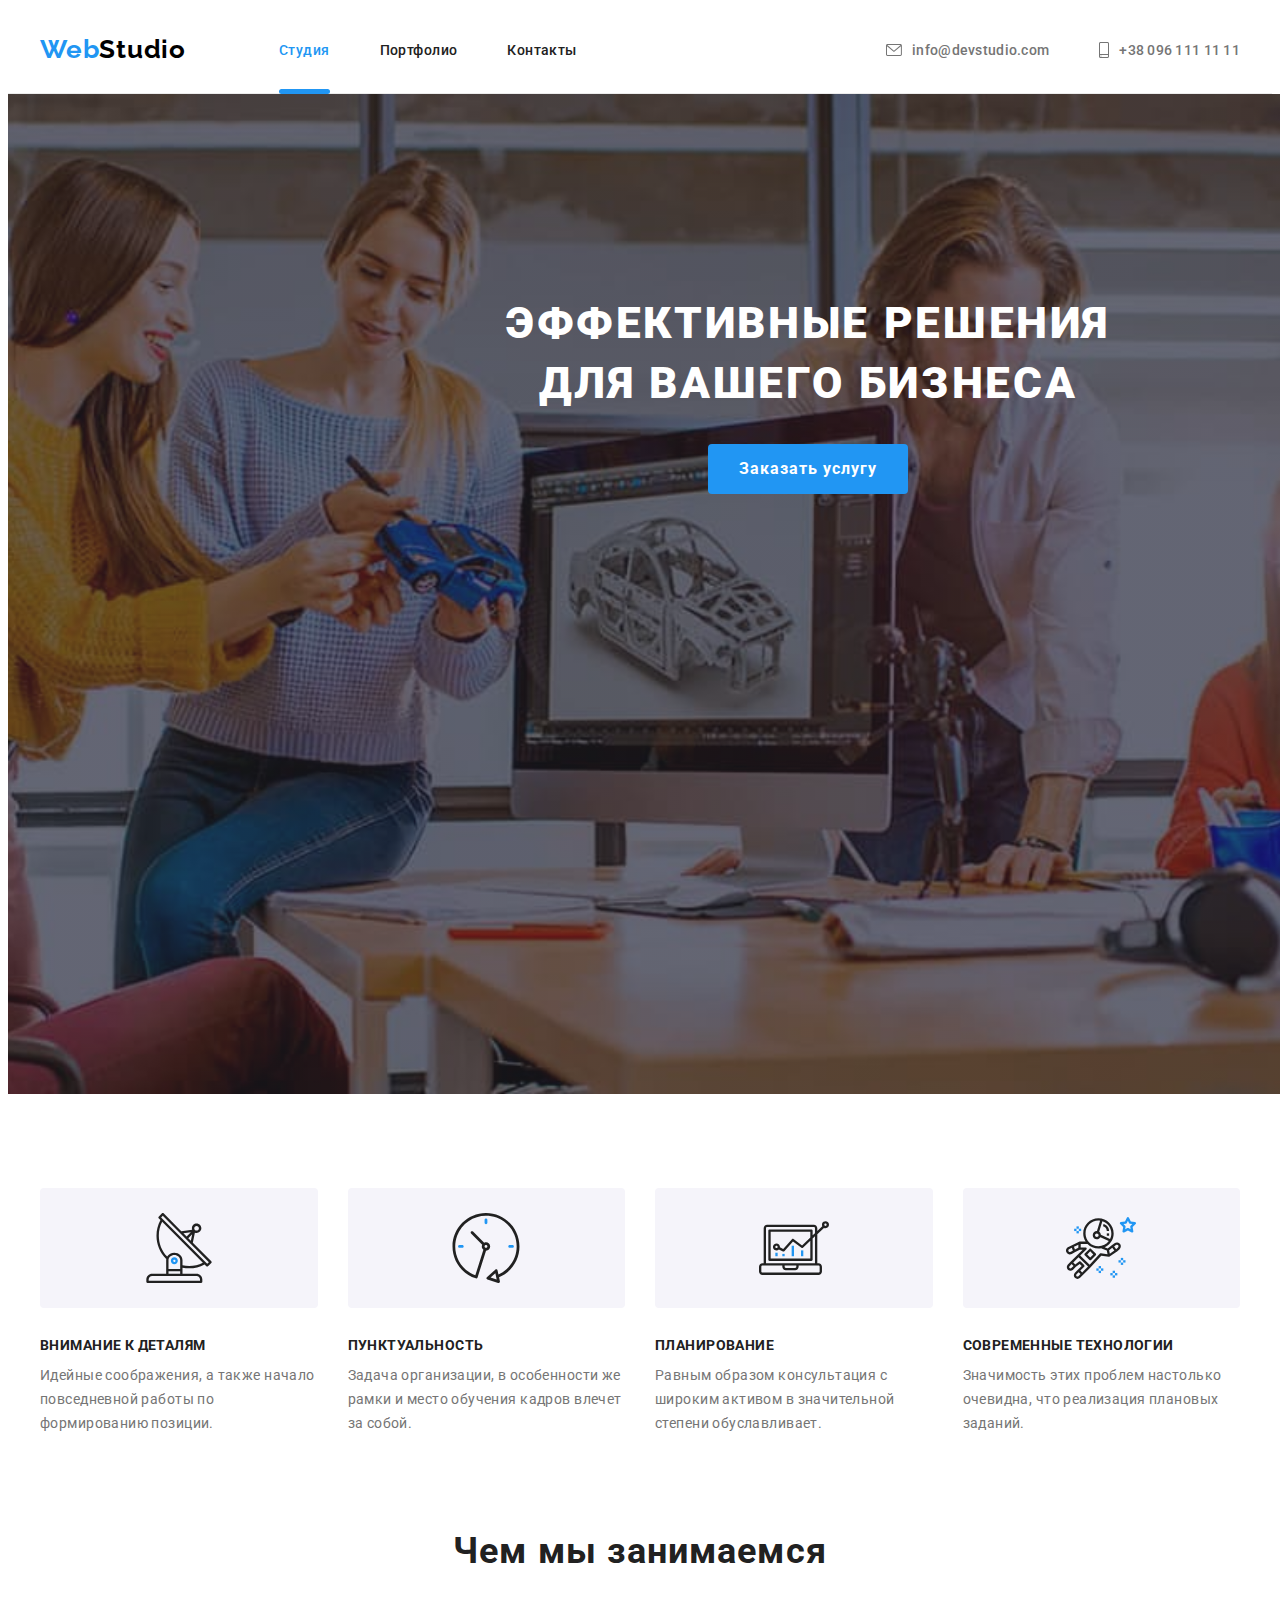
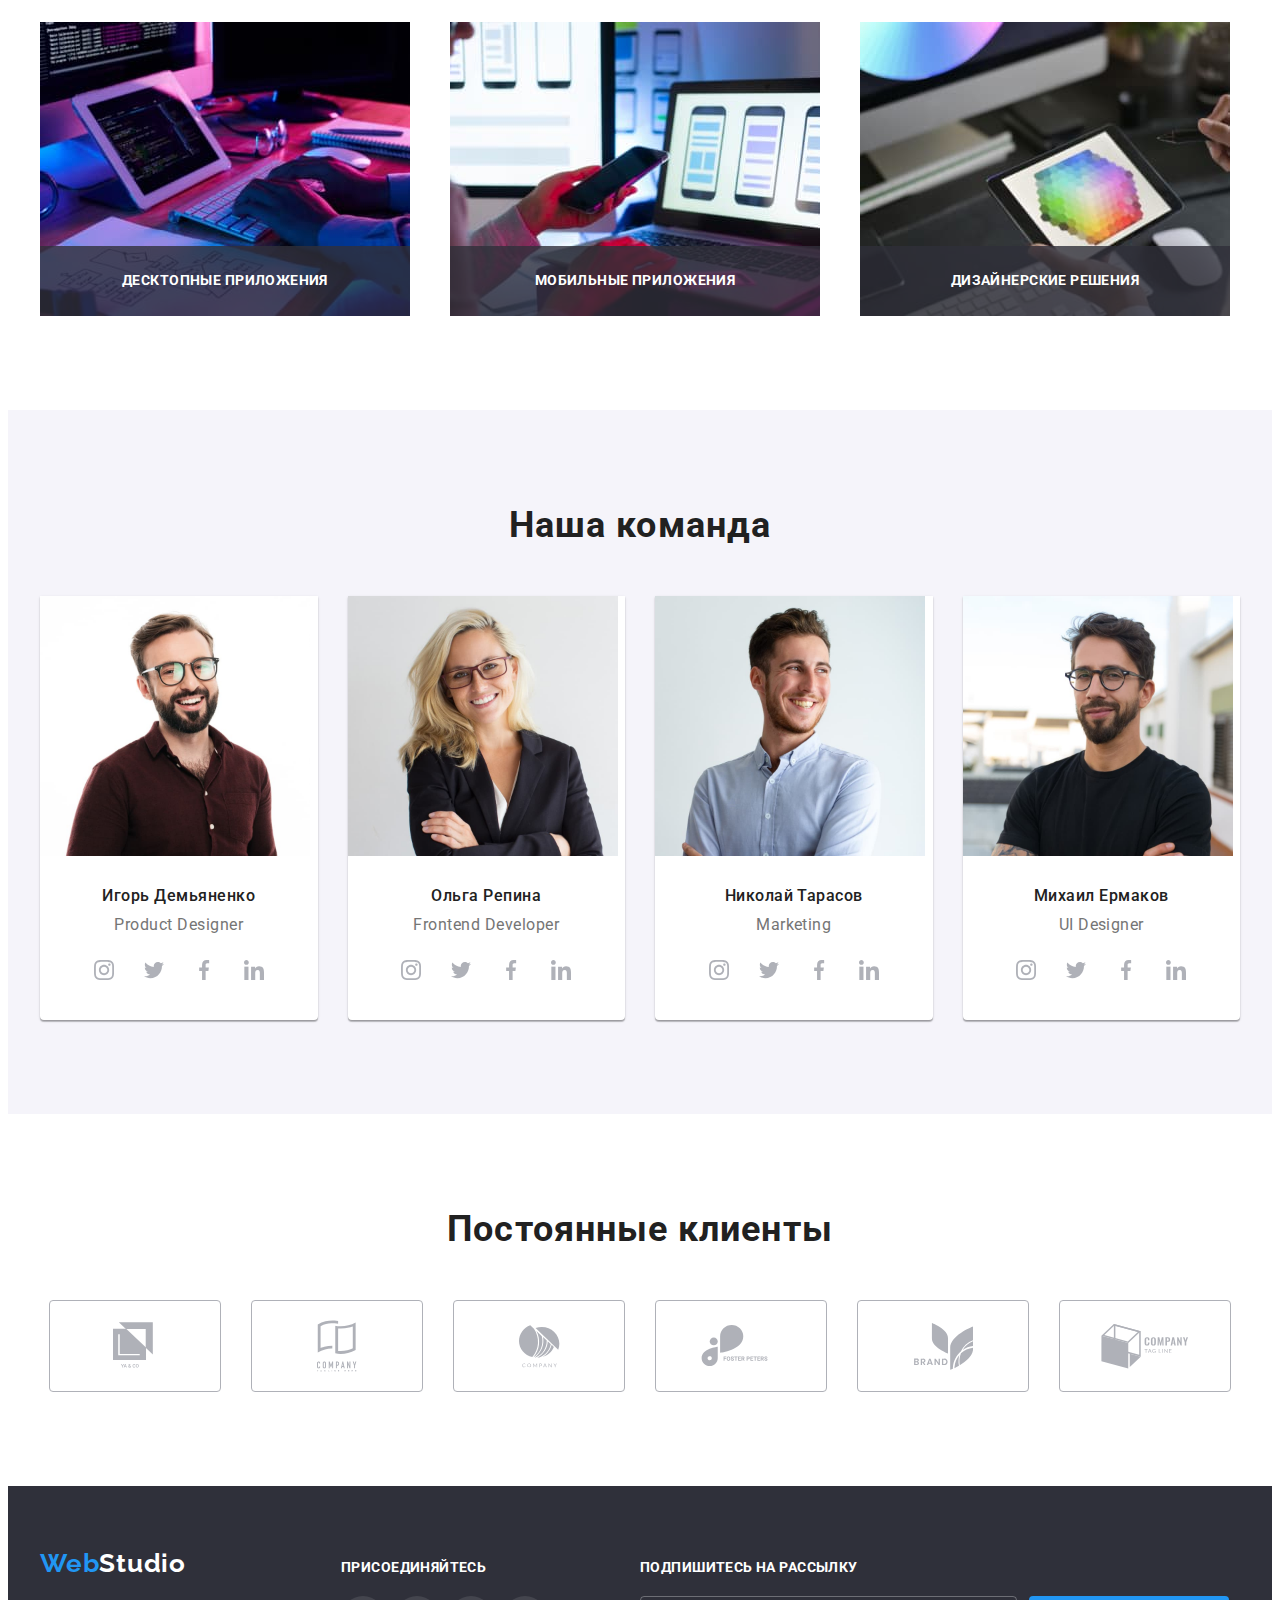
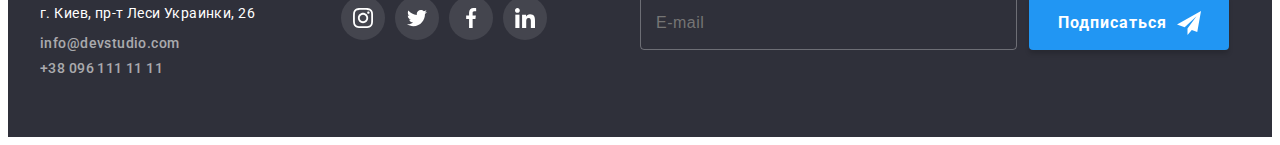
<file: index.html>
<!DOCTYPE html>
<html lang="ru">

<head>
  <meta charset="UTF-8">
  <meta name="viewport" content="width=device-width, initial-scale=1.0">
  <title>Студия</title>
  <link rel="preconnect" href="https://fonts.gstatic.com">
  <link href="https://fonts.googleapis.com/css2?family=Raleway:wght@700&family=Roboto:wght@400;500;700;900&display=swap"
    rel="stylesheet">
  <link rel="stylesheet" href="https://cdnjs.cloudflare.com/ajax/libs/modern-normalize/1.0.0/modern-normalize.min.css"
    integrity="sha512-ISS7cAi1PEhQ8jnbJpJZMd29NlhNj4AWYyLOSp2CE/CsHxTCu+r+t0D2yoJudVrd0/8fTVPUVDzY5Tvli75u/g=="
    crossorigin="anonymous" />
  <link rel="stylesheet" href="./css/main.min.css">
  <!-- <link rel="stylesheet" href="./old/style.css"> -->
</head>

<body>

  <header>
    <div class="header-container container">
      <nav class="header-navigation">
        <a href="./index.html" class="logo">Web<span class="studio">Studio</span></a>
        <ul class="header-navigation__list list">
          <li class="header-navigation__item"><a href="./index.html" class="link current">Студия</a></li>
          <li class="header-navigation__item"><a href="./portfolio.html" class="link">Портфолио</a></li>
          <li class="header-navigation__item"><a href="#" class="link">Контакты</a></li>
        </ul>
      </nav>
      <ul class="header-auth__list list">
        <li class="header-auth__item">
          <a href="mailto:info@devstudio.com" class="link">
            <svg class="mail-icon">
              <use href="./img/icons.svg#icon-envelope-hover">
              </use>
            </svg>
            info@devstudio.com
          </a>
        </li>
        <li class="header-auth__item">
          <a href="tel:+380961111111" class="link">
            <svg class="phone-icon">
              <use href="./img/icons.svg#icon-smartphone">
              </use>
            </svg>
            +38 096 111 11 11
          </a>
        </li>
      </ul>
    </div>
  </header>

  <main>

    <!-- !Герой -->
    <section class="hero">
      <div class="container">
        <h1 class="hero__title">Эффективные решения <br> для вашего бизнеса</h1>
        <button type="button" class="hero-button button" data-modal-open>Заказать услугу</button>
      </div>
    </section>

    <!-- !Наши преимущества -->
    <section class="section">
      <div class="container">
        <h2 class="visually-hidden">Наши преимущества</h2>
        <ul class="advantage-list list">
          <li class="advantage-list__item">
            <div class="advantage__icon-wrap">
              <svg class="advantage-list__icon">
                <use href="./img/icons.svg#icon-antenna-1">
                </use>
              </svg>
            </div>
            <h3 class="advantage-list__title">Внимание к деталям</h3>
            <p class="advantage-list__content">Идейные соображения, а также начало повседневной работы по формированию
              позиции.</p>
          </li>
          <li class="advantage-list__item">
            <div class="advantage__icon-wrap">
              <svg class="advantage-list__icon">
                <use href="./img/icons.svg#icon-clock-1">
                </use>
              </svg>
            </div>
            <h3 class="advantage-list__title">Пунктуальность</h3>
            <p class="advantage-list__content">Задача организации, в особенности же рамки и место обучения кадров влечет
              за
              собой.</p>
          </li>
          <li class="advantage-list__item">
            <div class="advantage__icon-wrap">
              <svg class="advantage-list__icon">
                <use href="./img/icons.svg#icon-diagram-1">
                </use>
              </svg>
            </div>
            <h3 class="advantage-list__title">Планирование</h3>
            <p class="advantage-list__content">Равным образом консультация с широким активом в значительной степени
              обуславливает.</p>
          </li>
          <li class="advantage-list__item">
            <div class="advantage__icon-wrap">
              <svg class="advantage-list__icon">
                <use href="./img/icons.svg#icon-astronaut-1">
                </use>
              </svg>
            </div>
            <h3 class="advantage-list__title">Современные технологии</h3>
            <p class="advantage-list__content">Значимость этих проблем настолько очевидна, что реализация плановых
              заданий.
            </p>
          </li>
        </ul>
      </div>
    </section>

    <!-- !Чем мы занимаемся -->
    <section class="section  no-top-padding">
      <div class="container">
        <h2 class="section-title">Чем мы занимаемся</h2>
        <ul class="work-list list">
          <li class="work-list__item">
            <img src="./img/img1.jpg" alt="Программирование" width="370" class="photo">
            <div class="work-list__descrip">
              <p class="work-list__title">Десктопные приложения</p>
            </div>
          </li>
          <li class="work-list__item">
            <img src="./img/img2.jpg" alt="Создание макета" width="370" class="photo">
            <div class="work-list__descrip">
              <p class="work-list__title">Мобильные приложения </p>
            </div>
          </li>
          <li class="work-list__item">
            <img src="./img/img3.jpg" alt="Подбор цвета" width="370" class="photo">
            <div class="work-list__descrip">
              <p class="work-list__title">Дизайнерские решения</p>
            </div>
          </li>
        </ul>

      </div>
    </section>

    <!-- !Наша команда -->
    <section class="section team-list__container">
      <div class="container">
        <h2 class="section-title">Наша команда</h2>
        <ul class="team-list list">

          <li class="team-list__item">
            <img src="./img/img4.jpg" alt="Фото: Игорь Демьяненко" width="270" class="photo">
            <div class="team-item-name">
              <h3 class="team-list__name">Игорь Демьяненко</h3>
              <p class="team-list__content">Product Designer</p>

              <ul class="team-list__social list">
                <li class="footer-social__item">
                  <a href="#" class="team-list__social-link">
                    <svg class="social-icon">
                      <use href="./img/icons.svg#icon-instagram-2"></use>
                    </svg>
                  </a>
                </li>
                <li class="footer-social__item">
                  <a href="#" class="team-list__social-link">
                    <svg class="social-icon">
                      <use href="./img/icons.svg#icon-twitter-1"></use>
                    </svg>
                  </a>
                </li>
                <li class="footer-social__item">
                  <a href="#" class="team-list__social-link">
                    <svg class="social-icon">
                      <use href="./img/icons.svg#icon-facebook-1"></use>
                    </svg>
                  </a>
                </li>
                <li class="footer-social__item">
                  <a href="#" class="team-list__social-link">
                    <svg class="social-icon">
                      <use href="./img/icons.svg#icon-linkedin-1"></use>
                    </svg>
                  </a>
                </li>
              </ul>
            </div>

          </li>
          <li class="team-list__item">
            <img src="./img/img5.jpg" alt="Фото: Ольга Репина" width="270" class="photo">
            <div class="team-item-name">
              <h3 class="team-list__name">Ольга Репина</h3>
              <p class="team-list__content">Frontend Developer</p>
              <ul class="team-list__social list">
                <li class="social-item">
                  <a href="#" class="team-list__social-link">
                    <svg class="social-icon">
                      <use href="./img/icons.svg#icon-instagram-2"></use>
                    </svg>
                  </a>
                </li>
                <li class="social-item">
                  <a href="#" class="team-list__social-link">
                    <svg class="social-icon">
                      <use href="./img/icons.svg#icon-twitter-1"></use>
                    </svg>
                  </a>
                </li>
                <li class="social-item">
                  <a href="#" class="team-list__social-link">
                    <svg class="social-icon">
                      <use href="./img/icons.svg#icon-facebook-1"></use>
                    </svg>
                  </a>
                </li>
                <li class="social-item">
                  <a href="#" class="team-list__social-link">
                    <svg class="social-icon">
                      <use href="./img/icons.svg#icon-linkedin-1"></use>
                    </svg>
                  </a>
                </li>
              </ul>

            </div>

          </li>
          <li class="team-list__item">
            <img src="./img/img6.jpg" alt="Фото: Николай Тарасов" width="270" class="photo">
            <div class="team-item-name">
              <h3 class="team-list__name">Николай Тарасов</h3>
              <p class="team-list__content">Marketing</p>
              <ul class="team-list__social list">
                <li class="social-item">
                  <a href="#" class="team-list__social-link">
                    <svg class="social-icon">
                      <use href="./img/icons.svg#icon-instagram-2"></use>
                    </svg>
                  </a>
                </li>
                <li class="social-item">
                  <a href="#" class="team-list__social-link">
                    <svg class="social-icon">
                      <use href="./img/icons.svg#icon-twitter-1"></use>
                    </svg>
                  </a>
                </li>
                <li class="social-item">
                  <a href="#" class="team-list__social-link">
                    <svg class="social-icon">
                      <use href="./img/icons.svg#icon-facebook-1"></use>
                    </svg>
                  </a>
                </li>
                <li class="social-item">
                  <a href="#" class="team-list__social-link">
                    <svg class="social-icon">
                      <use href="./img/icons.svg#icon-linkedin-1"></use>
                    </svg>
                  </a>
                </li>
              </ul>

            </div>

          </li>
          <li class="team-list__item">
            <img src="./img/img7.jpg" alt="Фото: Михаил Ермаков" width="270" class="photo">
            <div class="team-item-name">
              <h3 class="team-list__name">Михаил Ермаков</h3>
              <p class="team-list__content">UI Designer</p>
              <ul class="team-list__social list">
                <li class="social-item">
                  <a href="#" class="team-list__social-link">
                    <svg class="social-icon">
                      <use href="./img/icons.svg#icon-instagram-2"></use>
                    </svg>
                  </a>
                </li>
                <li class="social-item">
                  <a href="#" class="team-list__social-link">
                    <svg class="social-icon">
                      <use href="./img/icons.svg#icon-twitter-1"></use>
                    </svg>
                  </a>
                </li>
                <li class="social-item">
                  <a href="#" class="team-list__social-link">
                    <svg class="social-icon">
                      <use href="./img/icons.svg#icon-facebook-1"></use>
                    </svg>
                  </a>
                </li>
                <li class="social-item">
                  <a href="#" class="team-list__social-link">
                    <svg class="social-icon">
                      <use href="./img/icons.svg#icon-linkedin-1"></use>
                    </svg>
                  </a>
                </li>
              </ul>

            </div>
          </li>
        </ul>

      </div>
    </section>

    <!-- ! КЛИЕНТЫ  -->
    <section class="section">
      <div class="container">
        <h2 class="section-title">Постоянные клиенты</h2>

        <ul class="clients-list list">

          <li class="clients-list__item">
            <a href="#" class="clients-list__link">
              <svg class="clients-list__logo" width="44px" height="49px">
                <use href="./img/icons.svg#icon-logo-1"></use>
              </svg>
            </a>
          </li>

          <li class="clients-list__item">
            <a href="#" class="clients-list__link">
              <svg class="clients-list__logo" width="40px" height="52px">
                <use href="./img/icons.svg#icon-logo-2"></use>
              </svg>
            </a>
          </li>
          <li class="clients-list__item">
            <a href="#" class="clients-list__link">
              <svg class="clients-list__logo" width="41px" height="43px">
                <use href="./img/icons.svg#icon-logo-3"></use>
              </svg>
            </a>
          </li>
          <li class="clients-list__item">
            <a href="#" class="clients-list__link">
              <svg class="clients-list__logo" width="80px" height="42px">
                <use href="./img/icons.svg#icon-logo-4"></use>
              </svg>
            </a>
          </li>
          <li class="clients-list__item">
            <a href="#" class="clients-list__link">
              <svg class="clients-list__logo" width="59px" height="47px">
                <use href="./img/icons.svg#icon-logo-5"></use>
              </svg>
            </a>
          </li>
          <li class="clients-list__item">
            <a href="#" class="clients-list__link">
              <svg class="clients-list__logo" width="88px" height="45px">
                <use href="./img/icons.svg#icon-logo-6"></use>
              </svg>
            </a>
          </li>

        </ul>
      </div>

    </section>

  </main>

  <footer class="footer">
    <div class="container footer__content">

      <div class="footer__adress-wrap">
        <a href="#" class="logo footer__logo">Web<span class="studio--footer">Studio</span></a>
        <address class="footer-adress">
          <a href="#" class="footer__adres link">г. Киев, пр-т Леси Украинки, 26</a>
          <ul class="footer-adres__list list">
            <li class="footer-adres__item">
              <a href="mailto:info@devstudio.com" class="link footer-adres__link">info@devstudio.com</a>
            </li>
            <li class="footer-adres__item">
              <a href="tel:+380961111111" class="link footer-adres__link">+38 096 111 11 11</a>
            </li>
          </ul>
        </address>
      </div>

      <div class="footer-social">
        <h2 class="footer-title">присоединяйтесь</h2>
        <ul class="footer-social__list list">
          <li class="footer-social__item">
            <a href="#" class="footer-social__link">
              <svg class="social-icon">
                <use href="./img/icons.svg#icon-instagram-2"></use>
              </svg>
            </a>
          </li>
          <li class="footer-social__item">
            <a href="#" class="footer-social__link">
              <svg class="social-icon">
                <use href="./img/icons.svg#icon-twitter-1"></use>
              </svg>
            </a>
          </li>
          <li class="footer-social__item">
            <a href="#" class="footer-social__link">
              <svg class="social-icon">
                <use href="./img/icons.svg#icon-facebook-1"></use>
              </svg>
            </a>
          </li>
          <li class="footer-social__item">
            <a href="#" class="footer-social__link">
              <svg class="social-icon">
                <use href="./img/icons.svg#icon-linkedin-1"></use>
              </svg>
            </a>
          </li>
        </ul>
      </div>

      <div class="footer-subscribe">
        <h2 class="footer__title">подпишитесь на рассылку</h2>
        <form class="footer__subscribe">
          <input type="email" placeholder="E-mail" class="footer__subscribe-input">
          <button type="submit" class="button subscribe__btn">
            Подписаться
            <svg class="footer__subscribe-icon">
              <use href="./img/icons.svg#icon-telegram"></use>
            </svg>
          </button>
        </form>
      </div>

    </div>
  </footer>

  <!-- ! Модальное окно -->

  <div class="backdrop is-hidden" data-modal>
    <div class="modal">

      <button class="modal__close" data-modal-close>
        <svg width="18px" height="18px">
          <use href="./img/icons.svg#icon-close"></use>
        </svg>
      </button>

      <p class="modal__title">Оставьте свои данные, мы вам перезвоним</p>

      <form action="register-form" class="modal__form">

        <div class="modal__form">

          <label class="modal__item modal__label" for="name">Имя</label>
          <div class="label__wrap">
            <input type="text" id="name" name="name" class="modal__input">
            <svg class="modal__icon">
              <use href="./img/icons.svg#icon-person"></use>
            </svg>
          </div>


          <label class="modal__item modal__label" for="tel">Телефон </label>
          <div class="label__wrap">
            <input type="tel" id="tel" name="tel" class="modal__input">
            <svg class="modal__icon">
              <use href="./img/icons.svg#icon-phone"></use>
            </svg>
          </div>

          <label class="modal__item modal__label" for="email">Почта </label>
          <div class="label__wrap">
            <input type="email" id="email" name="email" class="modal__input">
            <svg class="modal__icon">
              <use href="./img/icons.svg#icon-email"></use>
            </svg>
          </div>

          <div class="label__wrap">
            <label class="modal__item modal__label" for="comment"> Комментарий </label>
            <textarea id="comment" class="modal__input modal__area" name="comment"
              placeholder="Введите текст"></textarea>
          </div>


          <label class="modal__chekbox">

            <input type="checkbox" name="license" id="license" class="modal__check visually-hidden">
            <span class="modal__check-label">Соглашаюсь с рассылкой и принимаю <a href="#"
                class="modal__check-link">Условия
                договора</a></span>
            <svg class="modal__icon-check">
              <use href="./img/icons.svg#icon-check"></use>
            </svg>
            <svg class="modal__icon-noncheck">
              <use href="./img/icons.svg#icon-noncheck"></use>
            </svg>

          </label>
        </div>
        <button type="submit" class="modal__submit-btn button">Отправить</button>
      </form>
    </div>

  </div>

  <script src="./js/modal.js"></script>
</body>

</html>
</file>
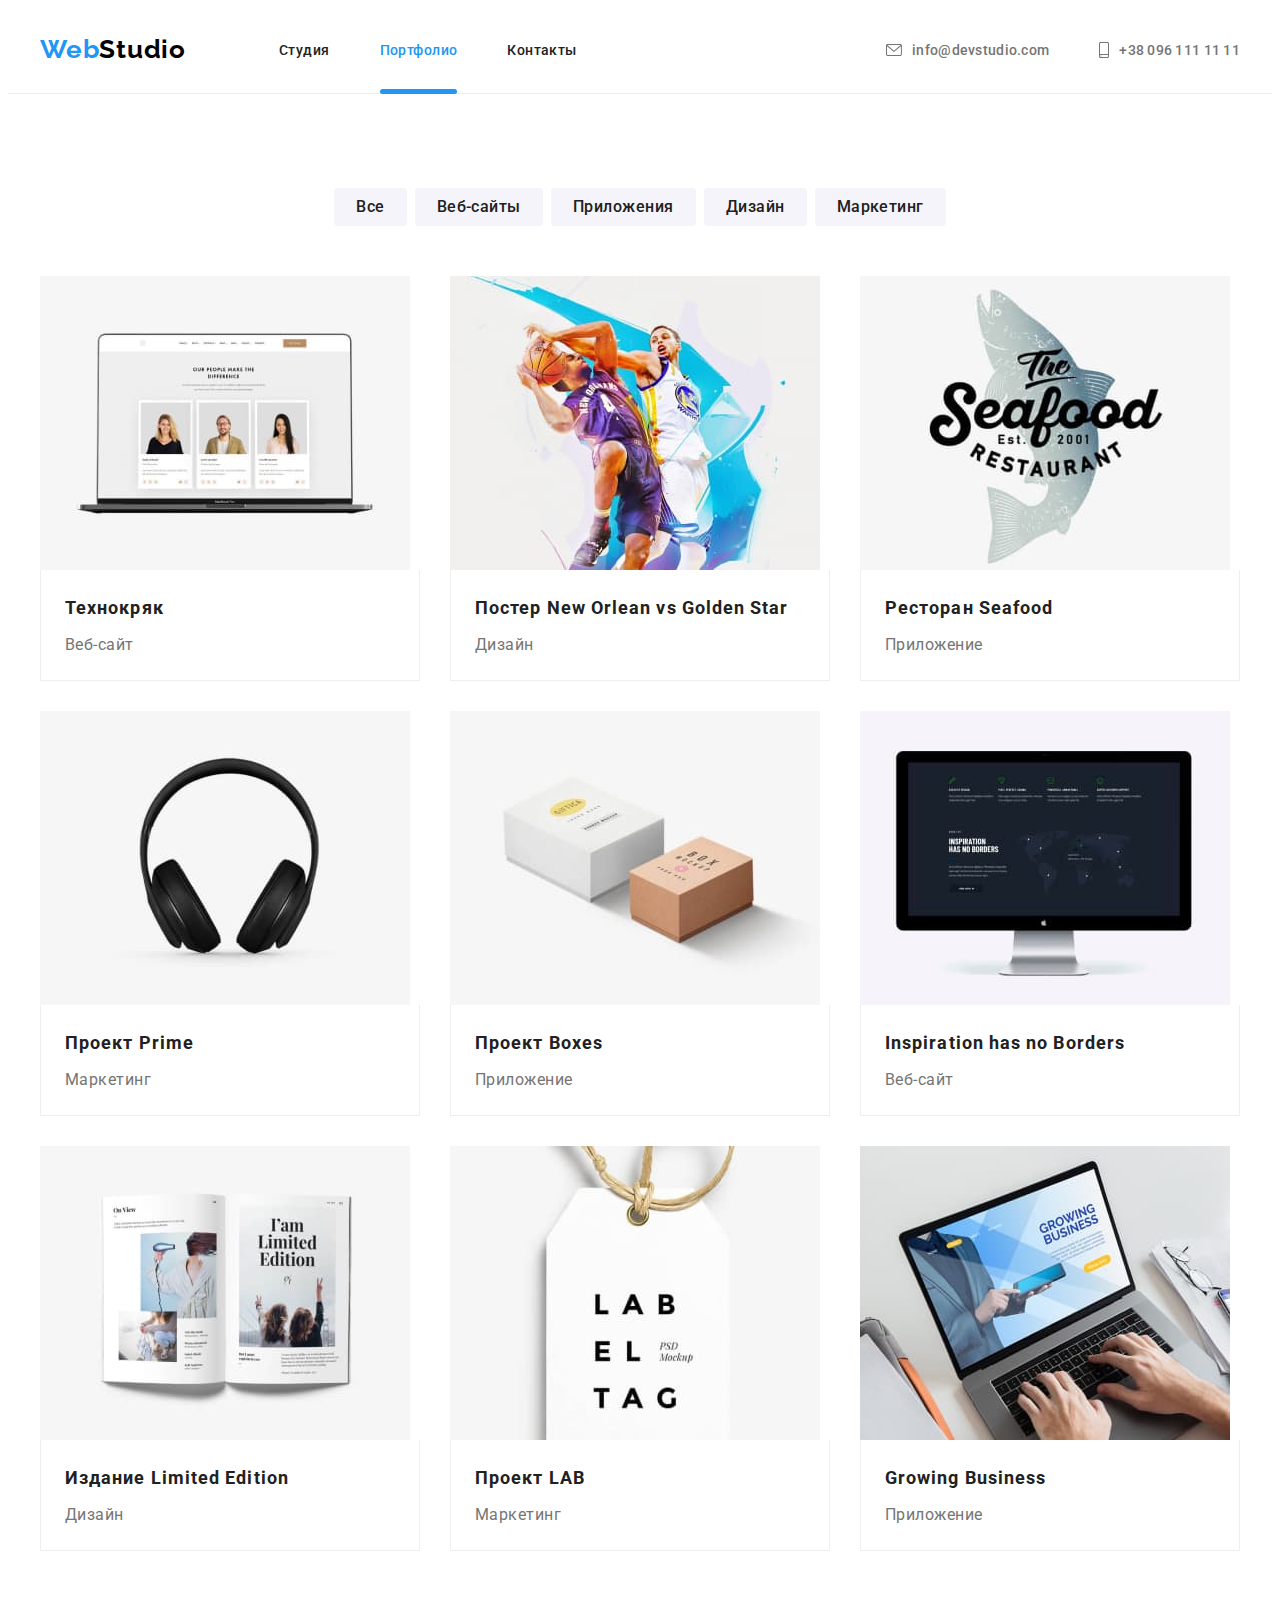
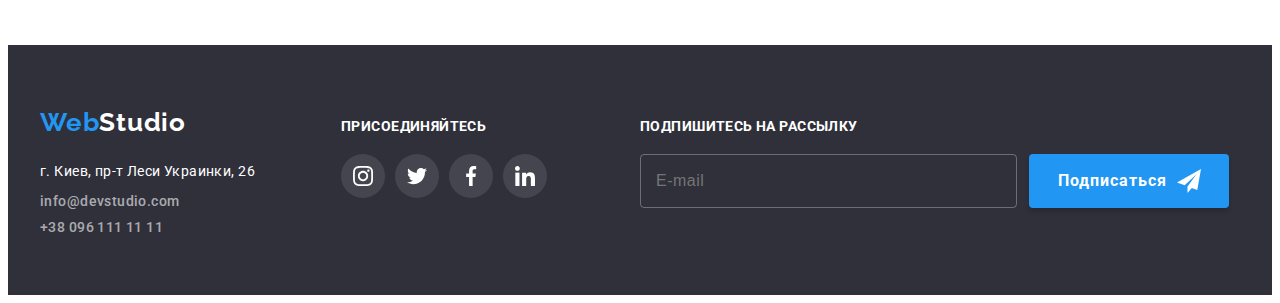
<file: portfolio.html>
<!DOCTYPE html>
<html lang="ru">

<head>
  <meta charset="UTF-8">
  <meta name="viewport" content="width=device-width, initial-scale=1.0">
  <title>Портфолио</title>
  <link rel="preconnect" href="https://fonts.gstatic.com">
  <link href="https://fonts.googleapis.com/css2?family=Raleway:wght@700&family=Roboto:wght@400;500;700;900&display=swap"
    rel="stylesheet">
  <link rel="stylesheet" href="https://cdnjs.cloudflare.com/ajax/libs/modern-normalize/1.0.0/modern-normalize.min.css"
    integrity="sha512-ISS7cAi1PEhQ8jnbJpJZMd29NlhNj4AWYyLOSp2CE/CsHxTCu+r+t0D2yoJudVrd0/8fTVPUVDzY5Tvli75u/g=="
    crossorigin="anonymous" />
  <!-- <link rel="stylesheet" href="./css/normalize.css"> -->
  <link rel="stylesheet" href="./css/main.min.css">
  <!-- <link rel="stylesheet" href="./old/style.css"> -->

</head>

<body>

  <header>
    <div class="header-container container">
      <nav class="header-navigation">
        <a href="./index.html" class="logo">Web<span class="studio">Studio</span></a>
        <ul class="header-navigation__list list">
          <li class="header-navigation__item"><a href="./index.html" class="link">Студия</a></li>
          <li class="header-navigation__item"><a href="./portfolio.html" class="link current">Портфолио</a></li>
          <li class="header-navigation__item"><a href="#" class="link">Контакты</a></li>
        </ul>
      </nav>
      <ul class="header-auth__list list">
        <li class="header-auth__item">
          <a href="mailto:info@devstudio.com" class="link">
            <svg class="mail-icon">
              <use href="./img/icons.svg#icon-envelope-hover">
              </use>
            </svg>
            info@devstudio.com
          </a>
        </li>
        <li class="header-auth__item">
          <a href="tel:+380961111111" class="link">
            <svg class="phone-icon">
              <use href="./img/icons.svg#icon-smartphone">
              </use>
            </svg>
            +38 096 111 11 11
          </a>
        </li>
      </ul>
    </div>
  </header>

  <main>

    <section class="section">
      <div class="container">
        <ul class="filter list">
          <li class="filter__item">
            <button type="button" class="filter__button">Все</button>
          </li>
          <li class="filter__item">
            <button type="button" class="filter__button">Веб-сайты</button>
          </li>
          <li class="filter__item">
            <button type="button" class="filter__button">Приложения</button>
          </li>
          <li class="filter__item">
            <button type="button" class="filter__button">Дизайн</button>
          </li>
          <li class="filter__item">
            <button type="button" class="filter__button">Маркетинг</button>
          </li>
        </ul>
        <!-- !Projects -->
        <h1 class="visually-hidden">Наши проекты</h1>
        <ul class="projects list">

          <li class="projects__item">
            <a href="#" class="projects__link">
              <div class="projects__thumb">
                <img src="./img/p1.jpg" alt="Скриншот сайта" width="370" class="photo">
                <div class="projects-overlay">
                  <p class="projects__overlay-text">Технокряк это современная площадка распространения коронавируса.
                    Компании
                    используют эту
                    платформу
                    для цифрового
                    шпионажа и атак на защищённые сервера конкурентов.</p>
                </div>
              </div>

              <div class="projects__item-name">
                <h2 class="projects__title">Технокряк</h2>
                <p class="projects__type">Веб-сайт</p>
              </div>
            </a>
          </li>

          <li class="projects__item">
            <a href="#" class="projects__link">
              <div class="projects__thumb">

                <img src="./img/p2.jpg" alt="Постер Basketball" width="370" class="photo">
                <div class="projects-overlay">
                  <p class="projects__overlay-text">Технокряк это современная площадка распространения коронавируса.
                    Компании
                    используют эту
                    платформу
                    для цифрового
                    шпионажа и атак на защищённые сервера конкурентов.</p>
                </div>
              </div>
              <div class="projects__item-name">
                <h2 class="projects__title">Постер New Orlean vs Golden Star</h2>
                <p class="projects__type">Дизайн </p>
              </div>
            </a>
          </li>

          <li class="projects__item">
            <a href="#" class="projects__link">
              <div class="projects__thumb">

                <img src="./img/p3.jpg" alt="Restaurant Logo" width="370" class="photo">
                <div class="projects-overlay">
                  <p class="projects__overlay-text">Технокряк это современная площадка распространения коронавируса.
                    Компании
                    используют эту
                    платформу
                    для цифрового
                    шпионажа и атак на защищённые сервера конкурентов.</p>
                </div>
              </div>
              <div class="projects__item-name">
                <h2 class="projects__title">Ресторан Seafood</h2>
                <p class="projects__type">Приложение</p>
              </div>
            </a>
          </li>

          <li class="projects__item">
            <a href="#" class="projects__link">
              <div class="projects__thumb">

                <img src="./img/p4.jpg" alt="Наушники" width="370" class="photo">
                <div class="projects-overlay">
                  <p class="projects__overlay-text">Технокряк это современная площадка распространения коронавируса.
                    Компании
                    используют эту
                    платформу
                    для цифрового
                    шпионажа и атак на защищённые сервера конкурентов.</p>
                </div>
              </div>
              <div class="projects__item-name">

                <h2 class="projects__title">Проект Prime</h2>
                <p class="projects__type">Маркетинг</p>
              </div>
            </a>
          </li>

          <li class="projects__item">
            <a href="#" class="projects__link">
              <div class="projects__thumb">

                <img src="./img/p5.jpg" alt="Коробки" width="370" class="photo">
                <div class="projects-overlay">
                  <p class="projects__overlay-text">Технокряк это современная площадка распространения коронавируса.
                    Компании
                    используют эту
                    платформу
                    для цифрового
                    шпионажа и атак на защищённые сервера конкурентов.</p>
                </div>
              </div>
              <div class="projects__item-name">

                <h2 class="projects__title">Проект Boxes</h2>
                <p class="projects__type">Приложение</p>
              </div>
            </a>
          </li>

          <li class="projects__item">
            <a href="#" class="projects__link">
              <div class="projects__thumb">

                <img src="./img/p6.jpg" alt="Скриншот сайта" width="370" class="photo">
                <div class="projects-overlay">
                  <p class="projects__overlay-text">Технокряк это современная площадка распространения коронавируса.
                    Компании
                    используют эту
                    платформу
                    для цифрового
                    шпионажа и атак на защищённые сервера конкурентов.</p>
                </div>
              </div>
              <div class="projects__item-name">

                <h2 class="projects__title">Inspiration has no Borders</h2>
                <p class="projects__type">Веб-сайт</p>
              </div>
            </a>
          </li>

          <li class="projects__item">
            <a href="#" class="projects__link">
              <div class="projects__thumb">

                <img src="./img/p7.jpg" alt="Книга" width="370" class="photo">
                <div class="projects-overlay">
                  <p class="projects__overlay-text">Технокряк это современная площадка распространения коронавируса.
                    Компании
                    используют эту
                    платформу
                    для цифрового
                    шпионажа и атак на защищённые сервера конкурентов.</p>
                </div>
              </div>
              <div class="projects__item-name">

                <h2 class="projects__title">Издание Limited Edition</h2>
                <p class="projects__type">Дизайн</p>
              </div>
            </a>
          </li>

          <li class="projects__item">
            <a href="#" class="projects__link">
              <div class="projects__thumb">

                <img src="./img/p8.jpg" alt="Label" width="370" class="photo">
                <div class="projects-overlay">
                  <p class="projects__overlay-text">Технокряк это современная площадка распространения коронавируса.
                    Компании
                    используют эту
                    платформу
                    для цифрового
                    шпионажа и атак на защищённые сервера конкурентов.</p>
                </div>
              </div>
              <div class="projects__item-name">

                <h2 class="projects__title">Проект LAB</h2>
                <p class="projects__type">Маркетинг</p>
              </div>
            </a>
          </li>

          <li class="projects__item">
            <a href="#" class="projects__link">

              <div class="projects__thumb">
                <img src="./img/p9.jpg" alt="Laptop" width="370" class="photo">
                <div class="projects-overlay">
                  <p class="projects__overlay-text">Технокряк это современная площадка распространения коронавируса.
                    Компании
                    используют эту
                    платформу
                    для цифрового
                    шпионажа и атак на защищённые сервера конкурентов.</p>
                </div>
              </div>

              <div class="projects__item-name">
                <h2 class="projects__title">Growing Business</h2>
                <p class="projects__type">Приложение</p>
              </div>

            </a>
          </li>
        </ul>
      </div>

    </section>

  </main>


  <footer class="footer">
    <div class="container footer__content">

      <div class="footer__adress-wrap">
        <a href="#" class="logo footer__logo">Web<span class="studio--footer">Studio</span></a>
        <address class="footer-adress">
          <a href="#" class="footer__adres link">г. Киев, пр-т Леси Украинки, 26</a>
          <ul class="footer-adres__list list">
            <li class="footer-adres__item">
              <a href="mailto:info@devstudio.com" class="link footer-adres__link">info@devstudio.com</a>
            </li>
            <li class="footer-adres__item">
              <a href="tel:+380961111111" class="link footer-adres__link">+38 096 111 11 11</a>
            </li>
          </ul>
        </address>
      </div>

      <div class="footer-social">
        <h2 class="footer-title">присоединяйтесь</h2>
        <ul class="footer-social__list list">
          <li class="footer-social__item">
            <a href="#" class="footer-social__link">
              <svg class="social-icon">
                <use href="./img/icons.svg#icon-instagram-2"></use>
              </svg>
            </a>
          </li>
          <li class="footer-social__item">
            <a href="#" class="footer-social__link">
              <svg class="social-icon">
                <use href="./img/icons.svg#icon-twitter-1"></use>
              </svg>
            </a>
          </li>
          <li class="footer-social__item">
            <a href="#" class="footer-social__link">
              <svg class="social-icon">
                <use href="./img/icons.svg#icon-facebook-1"></use>
              </svg>
            </a>
          </li>
          <li class="footer-social__item">
            <a href="#" class="footer-social__link">
              <svg class="social-icon">
                <use href="./img/icons.svg#icon-linkedin-1"></use>
              </svg>
            </a>
          </li>
        </ul>
      </div>

      <div class="footer-subscribe">
        <h2 class="footer__title">подпишитесь на рассылку</h2>
        <form class="footer__subscribe">
          <input type="email" placeholder="E-mail" class="footer__subscribe-input">
          <button type="submit" class="button subscribe__btn">
            Подписаться
            <svg class="footer__subscribe-icon">
              <use href="./img/icons.svg#icon-telegram"></use>
            </svg>
          </button>
        </form>
      </div>

    </div>
  </footer>

</body>

</html>
</file>
<file: css/main.min.css>
:root{--bgc-main: #ffffff;--bgc-dark: #f5f4fa;--bgc-light: #e5e5e5;--bgc-accent: #2196f3;--bgc-hero-footer: #2f303a;--overlay: rgba(33, 150, 243, 0.9);--border-color: #ececec;--btn-boxshadow-color: rgba(0, 0, 0, 0.15);--hero-gradient: rgba(47, 48, 58, 0.4);--txt-c-dark: #000000;--txt-c-grey: #212121;--txt-c-grey-light: #757575;--txt-c-accent: #2196f3;--txt-c-address: rgba(255, 255, 255, 0.6);--txt-c-light: #ffffff;--card-set-gap: 30px;--social-color: #afb1b8;--placeholder-color: rgba(117, 117, 117, 0.5);--backdrop-op02: rgba(0, 0, 0, 0.2);--cubic: cubic-bezier(0.4, 0, 0.2, 1);--transparent-items: rgba(47, 48, 58, 0.8);--transiton-time: 250ms}body{font-family:Roboto, sans-serif;font-weight:400;color:var(--txt-c-grey-light)}a{text-decoration:none}.container{max-width:1200px;margin:0 auto;padding-left:15px;padding-right:15px}.list{list-style:none;padding:0;margin:0}.section{padding-top:94px;padding-bottom:94px;color:var(--txt-c-grey)}.no-top-padding{padding-top:0px}.visually-hidden{position:absolute;width:1px;height:1px;margin:-1px;border:0;padding:0;white-space:nowrap;-webkit-clip-path:inset(100%);clip-path:inset(100%);clip:rect(0 0 0 0);overflow:hidden}.section-title{font-family:Roboto, sans-serif;font-size:36px;font-weight:700;line-height:1.17;letter-spacing:0.03em;text-align:center;margin-top:0;margin-bottom:50px}.photo{display:block;cursor:pointer}.logo{font-family:"Raleway", Roboto, sans-serif;font-size:26px;font-style:normal;line-height:1.38;font-weight:700;letter-spacing:0.03em;color:var(--txt-c-accent);margin-top:0;margin-bottom:0;display:block;padding-top:24px;padding-bottom:25px}.studio{font-family:"Raleway", Roboto, sans-serif;font-size:26px;font-style:normal;font-weight:700;line-height:1.38;letter-spacing:0.03em;color:var(--txt-c-dark)}.studio--footer{color:#fff}header{border-bottom:1px solid var(--border-color)}.header-container{display:-webkit-box;display:-ms-flexbox;display:flex;-webkit-box-align:center;-ms-flex-align:center;align-items:center;-webkit-box-pack:justify;-ms-flex-pack:justify;justify-content:space-between}.header-navigation{display:-webkit-box;display:-ms-flexbox;display:flex;-webkit-box-align:center;-ms-flex-align:center;align-items:center}.header-navigation__list{display:-webkit-box;display:-ms-flexbox;display:flex;margin-left:93px}.header-navigation__item:not(:first-child){margin-left:50px}.link{position:relative;display:block;padding-top:32px;padding-bottom:32px;color:var(--txt-c-grey);font-size:14px;font-weight:500;line-height:1.17;letter-spacing:0.03em;-webkit-transition:color var(--transiton-time) var(--cubic);transition:color var(--transiton-time) var(--cubic)}.link:hover,.link:focus{color:var(--txt-c-accent);-webkit-transition:color var(--transiton-time) var(--cubic);transition:color var(--transiton-time) var(--cubic)}.link.current{color:var(--txt-c-accent)}.link.current::after{content:"";position:absolute;left:0;bottom:-3px;width:100%;height:5px;border-radius:4px;background-color:var(--txt-c-accent)}.header-auth__list{display:-webkit-box;display:-ms-flexbox;display:flex;-webkit-box-align:center;-ms-flex-align:center;align-items:center}.header-auth__item{display:-webkit-box;display:-ms-flexbox;display:flex;margin:0}.header-auth__list .link{color:var(--txt-c-grey-light);font-size:14px;font-weight:500;line-height:1.17;letter-spacing:0.02em;display:-webkit-box;display:-ms-flexbox;display:flex;-webkit-box-align:center;-ms-flex-align:center;align-items:center;padding:32px 0px;white-space:nowrap;-webkit-transition:color var(--transiton-time) var(--cubic);transition:color var(--transiton-time) var(--cubic)}.header-auth__list .link:hover,.header-auth__list .link:focus{color:var(--txt-c-accent);-webkit-transition:color var(--transiton-time) var(--cubic);transition:color var(--transiton-time) var(--cubic)}.mail-icon{fill:currentColor;width:16px;height:12px;margin-right:10px}.phone-icon{fill:currentColor;width:10px;height:16px;margin-right:10px}.header-auth__list .header-auth__item+.header-auth__item{margin-left:50px;margin-bottom:0}.hero{width:1600px;height:600px;margin-left:auto;margin-right:auto;background-color:#c4c4c4;background-image:-webkit-gradient(linear, left top, right top, from(var(--hero-gradient)), to(var(--hero-gradient))),url(../img/herobg.jpg);background-image:linear-gradient(to right, var(--hero-gradient), var(--hero-gradient)),url(../img/herobg.jpg);background-repeat:no-repeat;background-position:center;background-size:cover;text-align:center;padding-top:200px;padding-bottom:200px}.hero__title{color:var(--txt-c-light);font-family:Roboto, sans-serif;font-size:44px;font-weight:900;line-height:1.36;letter-spacing:0.06em;text-transform:uppercase;margin:0 0 30px 0}.button{color:var(--txt-c-light);background-color:var(--bgc-accent);font-family:Roboto, sans-serif;font-weight:700;font-size:16px;line-height:1.875;letter-spacing:0.06em;min-width:200px;min-height:50px;border-radius:4px;border:none;cursor:pointer}.hero-button{display:inline-block;text-align:center}.subscribe__btn{display:-webkit-box;display:-ms-flexbox;display:flex;text-align:left;-webkit-box-align:center;-ms-flex-align:center;align-items:center;-webkit-box-shadow:0px 4px 4px var(--btn-boxshadow-color);box-shadow:0px 4px 4px var(--btn-boxshadow-color);padding:0 29px;position:relative}.modal__submit-btn{display:block;-webkit-box-shadow:0px 4px 4px var(--btn-boxshadow-color);box-shadow:0px 4px 4px var(--btn-boxshadow-color);margin-left:auto;margin-right:auto}.advantage-list{display:-webkit-box;display:-ms-flexbox;display:flex;-ms-flex-wrap:wrap;flex-wrap:wrap;margin-left:calc(-1 * var(--card-set-gap))}.advantage-list__item{-ms-flex-preferred-size:calc(100% / 4 - var(--card-set-gap));flex-basis:calc(100% / 4 - var(--card-set-gap));margin-left:var(--card-set-gap)}.advantage-list__icon{width:70px;height:70px}.advantage-list__title{font-size:14px;font-weight:700;line-height:1.14;letter-spacing:0.03em;text-align:left;text-transform:uppercase;margin-top:0;margin-bottom:10px}.advantage-list__content{font-size:14px;line-height:1.71;letter-spacing:0.03em;text-align:left;color:var(--txt-c-grey-light);margin-top:0;margin-bottom:0}.advantage__icon-wrap{display:-webkit-box;display:-ms-flexbox;display:flex;background-color:var(--bgc-dark);-webkit-box-align:center;-ms-flex-align:center;align-items:center;-webkit-box-pack:center;-ms-flex-pack:center;justify-content:center;width:auto;height:120px;margin-bottom:30px;border-radius:4px}.work-list{display:-webkit-box;display:-ms-flexbox;display:flex;-ms-flex-wrap:wrap;flex-wrap:wrap;margin-left:calc(-1 * var(--card-set-gap));margin-top:calc(-1 * var(--card-set-gap))}.work-list__item{-ms-flex-preferred-size:calc(100% / 3 - var(--card-set-gap));flex-basis:calc(100% / 3 - var(--card-set-gap));margin-top:var(--card-set-gap);margin-left:var(--card-set-gap);position:relative;z-index:0}.work-list__descrip{display:-webkit-box;display:-ms-flexbox;display:flex;-webkit-box-pack:center;-ms-flex-pack:center;justify-content:center;-webkit-box-align:center;-ms-flex-align:center;align-items:center;width:370px;height:70px;background-color:rgba(47,48,58,0.8);position:absolute;z-index:2;top:calc(100% - 70px);left:0}.work-list__title{display:block;font-weight:700;font-size:14px;line-height:1.14;letter-spacing:0.03em;text-transform:uppercase;color:var(--txt-c-light);padding:0;margin:0}.team-list__container{background-color:var(--bgc-dark)}.team-list{display:-webkit-box;display:-ms-flexbox;display:flex;-ms-flex-wrap:wrap;flex-wrap:wrap;margin-left:calc(-1 * var(--card-set-gap));margin-top:calc(-1 * var(--card-set-gap))}.team-list__name{color:var(--txt-c-grey);font-size:16px;font-weight:500;line-height:1.19;letter-spacing:0.03em;text-align:center;margin-top:0;margin-bottom:10px}.team-list__item{-ms-flex-preferred-size:calc(100% / 4 - var(--card-set-gap));flex-basis:calc(100% / 4 - var(--card-set-gap));margin-top:var(--card-set-gap);margin-left:var(--card-set-gap);background-color:var(--bgc-main);border-bottom-left-radius:4px;border-bottom-right-radius:4px;-webkit-box-shadow:0px 1px 3px rgba(0,0,0,0.12),0px 1px 1px rgba(0,0,0,0.14),0px 2px 1px var(--backdrop-op02);box-shadow:0px 1px 3px rgba(0,0,0,0.12),0px 1px 1px rgba(0,0,0,0.14),0px 2px 1px var(--backdrop-op02)}.team-list__content{font-size:16px;line-height:1.19;text-align:center;letter-spacing:0.03em;color:var(--txt-c-grey-light);margin-top:0;margin-bottom:16px}.team-item-name{padding:30px 32px}.clients-list{display:-webkit-box;display:-ms-flexbox;display:flex;-webkit-box-pack:center;-ms-flex-pack:center;justify-content:center}.clients-list__item:not(:last-child){margin-right:30px}.clients-list__link{display:-webkit-box;display:-ms-flexbox;display:flex;color:var(--social-color);border:1px solid var(--social-color);width:170px;height:90px;-webkit-box-pack:center;-ms-flex-pack:center;justify-content:center;-webkit-box-align:center;-ms-flex-align:center;align-items:center;border-radius:4px;-webkit-transition:color var(--transiton-time) var(--cubic),border var(--transiton-time) var(--cubic);transition:color var(--transiton-time) var(--cubic),border var(--transiton-time) var(--cubic)}.clients-list__link:hover,.clients-list__link:focus{color:var(--txt-c-accent);border:1px solid var(--txt-c-accent);-webkit-transition:color var(--transiton-time) var(--cubic),border var(--transiton-time) var(--cubic);transition:color var(--transiton-time) var(--cubic),border var(--transiton-time) var(--cubic)}.clients-list__logo{fill:currentColor}.footer{background-color:var(--bgc-hero-footer);padding-top:60px;padding-bottom:60px}.footer__content{display:-webkit-box;display:-ms-flexbox;display:flex;-webkit-box-align:baseline;-ms-flex-align:baseline;align-items:baseline}.footer__adress-wrap{width:231px;margin-right:70px}.footer__logo{display:inline-block;margin-bottom:20px;padding:0}.footer__adress{-webkit-box-orient:vertical;-webkit-box-direction:normal;-ms-flex-flow:column;flex-flow:column;font-style:normal}.footer__adres{display:block;color:var(--bgc-main);font-size:14px;font-weight:400;line-height:1.71;letter-spacing:0.03em;text-align:left;padding:0;margin-bottom:9px;font-style:normal}.footer__title{color:var(--txt-c-light);font-weight:700;font-size:14px;line-height:1.14;letter-spacing:0.03em;text-transform:uppercase;margin:0 0 20px 0}.footer__subscribe{display:-webkit-box;display:-ms-flexbox;display:flex;-webkit-box-orient:horizontal;-webkit-box-direction:normal;-ms-flex-flow:row;flex-flow:row}.footer__subscribe-input{height:50px;width:358px;font-size:16px;line-height:1.25;letter-spacing:0.03em;background-color:transparent;border:1px solid rgba(255,255,255,0.3);border-radius:4px;color:var(--txt-c-address);padding-left:15px;margin-right:12px}.footer__subscribe-icon{fill:currentColor;width:24px;height:24px;right:28px;position:absolute}.footer-adress{font-style:normal}.footer-adres__item:not(:last-child){margin:0 0 9px 0;padding:0}.footer-adres__link{margin:0;padding:0;font-style:normal;color:var(--txt-c-address)}.footer-title{color:var(--txt-c-light);font-weight:700;font-size:14px;line-height:1.14;letter-spacing:0.03em;text-transform:uppercase;margin:0 0 20px 0}.social-icon{fill:currentColor;width:20px;height:20px}.team-list__social{display:-webkit-box;display:-ms-flexbox;display:flex;-webkit-box-pack:center;-ms-flex-pack:center;justify-content:center}.team-list__social .social-item:not(:last-child){margin-right:10px}.team-list__social-link{display:-webkit-box;display:-ms-flexbox;display:flex;color:var(--social-color);width:40px;height:40px;-webkit-box-pack:center;-ms-flex-pack:center;justify-content:center;-webkit-box-align:center;-ms-flex-align:center;align-items:center;border-radius:50%;-webkit-transition:background-color var(--transiton-time) var(--cubic),color var(--transiton-time) var(--cubic);transition:background-color var(--transiton-time) var(--cubic),color var(--transiton-time) var(--cubic)}.team-list__social-link:hover,.team-list__social-link:focus{background-color:var(--bgc-accent);color:var(--bgc-main);-webkit-transition:color var(--transiton-time) var(--cubic),background-color var(--transiton-time) var(--cubic);transition:color var(--transiton-time) var(--cubic),background-color var(--transiton-time) var(--cubic)}.footer-social{margin-right:93px}.footer-social__list{display:-webkit-box;display:-ms-flexbox;display:flex}.footer-social__link{display:-webkit-box;display:-ms-flexbox;display:flex;color:var(--txt-c-light);background-color:rgba(255,255,255,0.1);width:44px;height:44px;-webkit-box-pack:center;-ms-flex-pack:center;justify-content:center;-webkit-box-align:center;-ms-flex-align:center;align-items:center;border-radius:50%;-webkit-transition:background-color var(--transiton-time) var(--cubic);transition:background-color var(--transiton-time) var(--cubic)}.footer-social__link:hover,.footer-social__link:focus{background-color:var(--bgc-accent);-webkit-transition:background-color var(--transiton-time) var(--cubic);transition:background-color var(--transiton-time) var(--cubic)}.footer-social__item:not(:last-child){margin-right:10px}.filter__button{display:inline-block;color:var(--txt-c-grey);background-color:var(--bgc-dark);border:none;font-family:Roboto, sans-serif;font-weight:500;font-size:16px;line-height:1.62;letter-spacing:0.03em;padding:6px 22px;border-radius:4px;-webkit-transition:background-color var(--transiton-time) var(--cubic),color var(--transiton-time) var(--cubic),-webkit-box-shadow var(--transiton-time) var(--cubic);transition:background-color var(--transiton-time) var(--cubic),color var(--transiton-time) var(--cubic),-webkit-box-shadow var(--transiton-time) var(--cubic);transition:background-color var(--transiton-time) var(--cubic),color var(--transiton-time) var(--cubic),box-shadow var(--transiton-time) var(--cubic);transition:background-color var(--transiton-time) var(--cubic),color var(--transiton-time) var(--cubic),box-shadow var(--transiton-time) var(--cubic),-webkit-box-shadow var(--transiton-time) var(--cubic)}.filter__button:hover,.filter__button:focus{color:var(--txt-c-light);background-color:var(--bgc-accent);border:none;font-family:Roboto, sans-serif;font-weight:500;font-size:16px;line-height:1.62;letter-spacing:0.03em;-webkit-box-shadow:0px 3px 1px rgba(0,0,0,0.1),0px 1px 2px rgba(0,0,0,0.08),0px 2px 2px rgba(0,0,0,0.12);box-shadow:0px 3px 1px rgba(0,0,0,0.1),0px 1px 2px rgba(0,0,0,0.08),0px 2px 2px rgba(0,0,0,0.12);cursor:pointer;-webkit-transition:background-color var(--transiton-time) var(--cubic),color var(--transiton-time) var(--cubic),-webkit-box-shadow var(--transiton-time) var(--cubic);transition:background-color var(--transiton-time) var(--cubic),color var(--transiton-time) var(--cubic),-webkit-box-shadow var(--transiton-time) var(--cubic);transition:background-color var(--transiton-time) var(--cubic),color var(--transiton-time) var(--cubic),box-shadow var(--transiton-time) var(--cubic);transition:background-color var(--transiton-time) var(--cubic),color var(--transiton-time) var(--cubic),box-shadow var(--transiton-time) var(--cubic),-webkit-box-shadow var(--transiton-time) var(--cubic)}.filter__item:not(:last-child){margin-right:8px}.filter{display:-webkit-box;display:-ms-flexbox;display:flex;-webkit-box-pack:center;-ms-flex-pack:center;justify-content:center;margin-bottom:50px}.projects{display:-webkit-box;display:-ms-flexbox;display:flex;-ms-flex-wrap:wrap;flex-wrap:wrap;margin-left:calc(-1 * var(--card-set-gap));margin-top:calc(-1 * var(--card-set-gap))}.projects__item{-ms-flex-preferred-size:calc(100% / 3 - var(--card-set-gap));flex-basis:calc(100% / 3 - var(--card-set-gap));margin-top:var(--card-set-gap);margin-left:var(--card-set-gap)}.projects__title{color:var(--txt-c-grey);font-weight:700;font-size:18px;line-height:2;letter-spacing:0.06em;text-align:left;margin:0 0 4px 0;padding:0 0 0 0}.projects__type{color:var(--txt-c-grey-light);font-size:16px;line-height:1.87;letter-spacing:0.03em;text-align:left;margin:0;padding:0}.projects__item-name{display:block;border-right:1px solid #eeeeee;border-bottom:1px solid #eeeeee;border-left:1px solid #eeeeee;padding:20px 24px}.projects__thumb{position:relative;overflow-y:hidden;z-index:0}.projects__overlay-text{margin:0}.projects__link{display:block}.projects__link:hover,.projects__link:focus{-webkit-box-shadow:0px 1px 1px rgba(0,0,0,0.12),0px 4px 4px rgba(0,0,0,0.06),1px 4px 6px rgba(0,0,0,0.16);box-shadow:0px 1px 1px rgba(0,0,0,0.12),0px 4px 4px rgba(0,0,0,0.06),1px 4px 6px rgba(0,0,0,0.16)}.projects-overlay{position:absolute;display:inline-block;font-size:18px;line-height:1.56;letter-spacing:0.03em;color:var(--txt-c-light);background-color:var(--overlay);padding:64px 20px;top:0;left:0;-webkit-transform:translateY(101%);transform:translateY(101%);-webkit-transition:-webkit-transform var(--transiton-time) var(--cubic);transition:-webkit-transform var(--transiton-time) var(--cubic);transition:transform var(--transiton-time) var(--cubic);transition:transform var(--transiton-time) var(--cubic), -webkit-transform var(--transiton-time) var(--cubic);z-index:2}.projects__link:hover .projects-overlay,.projects__link:focus .projects-overlay{-webkit-transform:translateY(0);transform:translateY(0)}.backdrop{position:fixed;width:100%;height:100%;top:0;left:0;background-color:var(--backdrop-op02);opacity:1;-webkit-transition:opacity 500ms var(--cubic);transition:opacity 500ms var(--cubic)}.backdrop.is-hidden{opacity:0;pointer-events:none}.modal{position:absolute;top:50%;left:50%;width:528px;height:581px;background:var(--bgc-main);-webkit-box-shadow:0px 1px 3px rgba(0,0,0,0.12),0px 1px 1px rgba(0,0,0,0.14),0px 2px 1px var(--backdrop-op02);box-shadow:0px 1px 3px rgba(0,0,0,0.12),0px 1px 1px rgba(0,0,0,0.14),0px 2px 1px var(--backdrop-op02);border-radius:4px;-webkit-transform:translate(-50%, -50%) scale(1);transform:translate(-50%, -50%) scale(1);-webkit-transition:-webkit-transform 500ms var(--cubic);transition:-webkit-transform 500ms var(--cubic);transition:transform 500ms var(--cubic);transition:transform 500ms var(--cubic), -webkit-transform 500ms var(--cubic);padding:40px 40px 40px 40px}.backdrop.is-hidden .modal{-webkit-transform:translate(-50%, -50%) scale(0.8);transform:translate(-50%, -50%) scale(0.8)}.modal__close{display:-webkit-box;display:-ms-flexbox;display:flex;position:absolute;-webkit-box-align:center;-ms-flex-align:center;align-items:center;-webkit-box-pack:center;-ms-flex-pack:center;justify-content:center;top:8px;right:8px;width:30px;height:30px;border-radius:50%;border:1px solid rgba(0,0,0,0.1);background-color:var(--bgc-main);outline:none;fill:currentColor;padding:0;-webkit-transition:color var(--transiton-time) var(--cubic);transition:color var(--transiton-time) var(--cubic)}.modal__close:hover,.modal__close:focus{color:var(--txt-c-accent)}.modal__title{font-weight:700;font-size:20px;line-height:1.15;letter-spacing:0.03em;color:var(--txt-c-grey);padding:0;margin:0 0 12px 0}.modal__item{display:-webkit-box;display:-ms-flexbox;display:flex;-webkit-box-orient:vertical;-webkit-box-direction:normal;-ms-flex-direction:column;flex-direction:column}.modal__label{font-size:12px;line-height:1.167;letter-spacing:0.01em;color:var(--txt-c-grey-light);margin:0 0 4px 0}.modal__input{width:448px;border:1px solid rgba(33,33,33,0.2);border-radius:4px;outline:none;height:40px;padding-left:40px;-webkit-transition:border-color var(--transiton-time) var(--cubic);transition:border-color var(--transiton-time) var(--cubic)}.modal__input:focus,.modal__input:hover{border-color:var(--bgc-accent)}.modal__input:focus ~ .modal__icon,.modal__input:hover ~ .modal__icon{color:var(--bgc-accent)}.label__wrap{position:relative;margin-bottom:10px}.label__wrap:nth-child(7){margin-bottom:20px}.modal__icon{position:absolute;width:18px;height:18px;fill:currentColor;top:50%;left:12px;-webkit-transform:translateY(-50%);transform:translateY(-50%);-webkit-transition:color var(--transiton-time) var(--cubic);transition:color var(--transiton-time) var(--cubic)}.modal__area{font-size:14px;line-height:1.143;letter-spacing:0.01em;height:120px;padding:12px 16px}.modal__area::-webkit-input-placeholder{color:var(--placeholder-color)}.modal__area:-ms-input-placeholder{color:var(--placeholder-color)}.modal__area::-ms-input-placeholder{color:var(--placeholder-color)}.modal__area::placeholder{color:var(--placeholder-color)}.modal__check:focus ~ .modal__icon-check{border:1px solid black}.modal__check:focus ~ .modal__icon-noncheck{border:1px solid black}.modal__check:checked ~ .modal__icon-check{opacity:1}.modal__check:checked ~ .modal__icon-noncheck{opacity:0}.modal__check-label{font-size:14px;line-height:1.714;letter-spacing:0.03em;color:var(--txt-c-grey-light);margin-left:36px;cursor:pointer}.modal__chekbox{position:relative;display:-webkit-box;display:-ms-flexbox;display:flex;-webkit-box-align:center;-ms-flex-align:center;align-items:center;margin-bottom:30px}.modal__check-link{font-size:14px;line-height:1.714;letter-spacing:0.03em;color:var(--txt-c-accent);-webkit-text-decoration-line:underline;text-decoration-line:underline}.modal__icon-check,.modal__icon-noncheck{position:absolute;width:16px;height:16px;left:13px;-webkit-transition:opacity var(--transiton-time) var(--cubic);transition:opacity var(--transiton-time) var(--cubic)}.modal__icon-check{opacity:0;cursor:pointer}.modal__icon-noncheck{opacity:1;cursor:pointer}
/*# sourceMappingURL=main.min.css.map */
</file>
